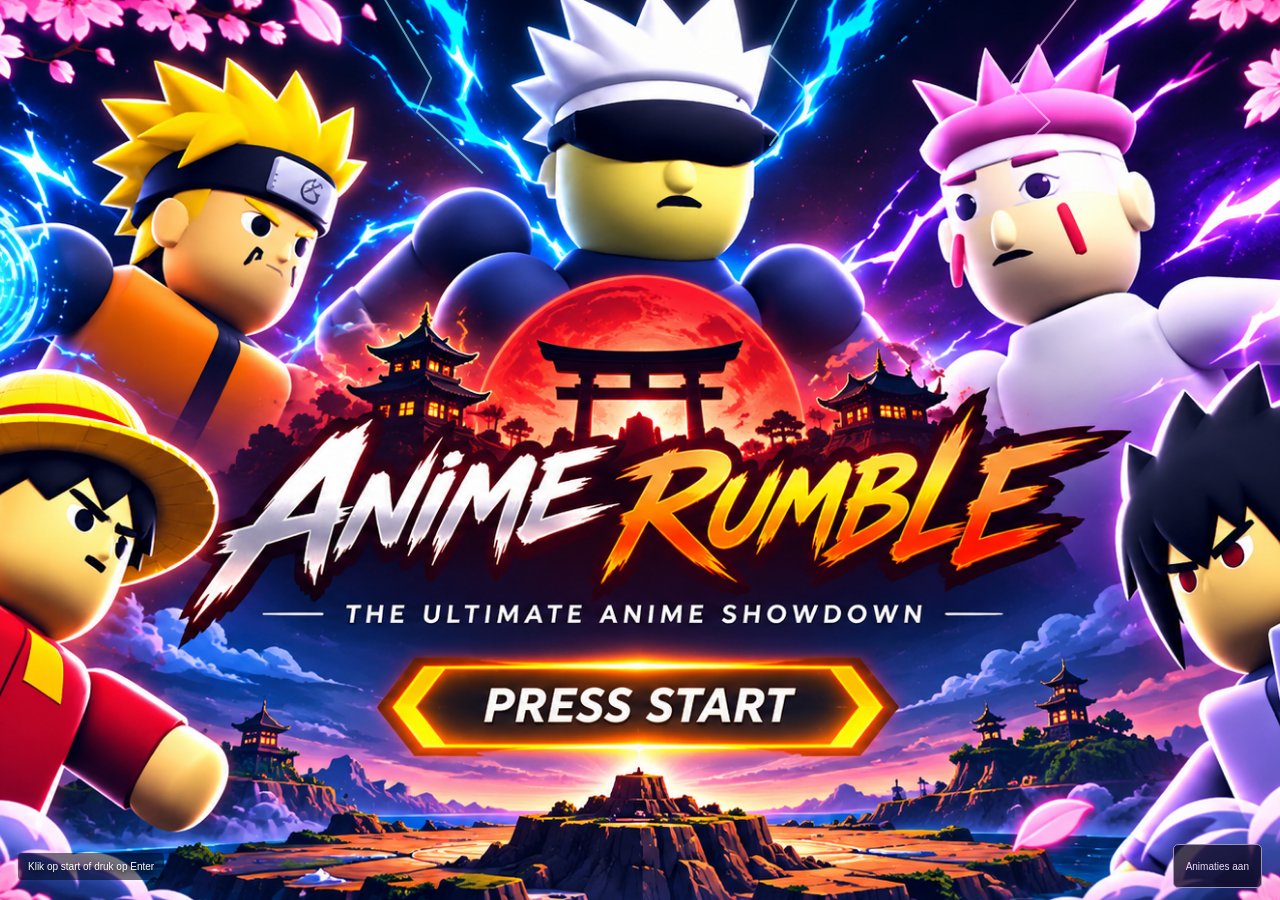
<file: index.html>
<!DOCTYPE html>
<html lang="nl">
<head>
  <meta charset="UTF-8">
  <meta name="viewport" content="width=device-width, initial-scale=1">
  <title>Anime Rumble</title>
  <link rel="icon" type="image/png" href="spel/assest/img/anime-rumble-logo.png">
  <script>
    window.location.replace('spel/' + window.location.search + window.location.hash);
  </script>
  <noscript><meta http-equiv="refresh" content="0;url=spel/"></noscript>
</head>
<body>
  <p><a href="spel/">Open Anime Rumble</a></p>
</body>
</html>
</file>
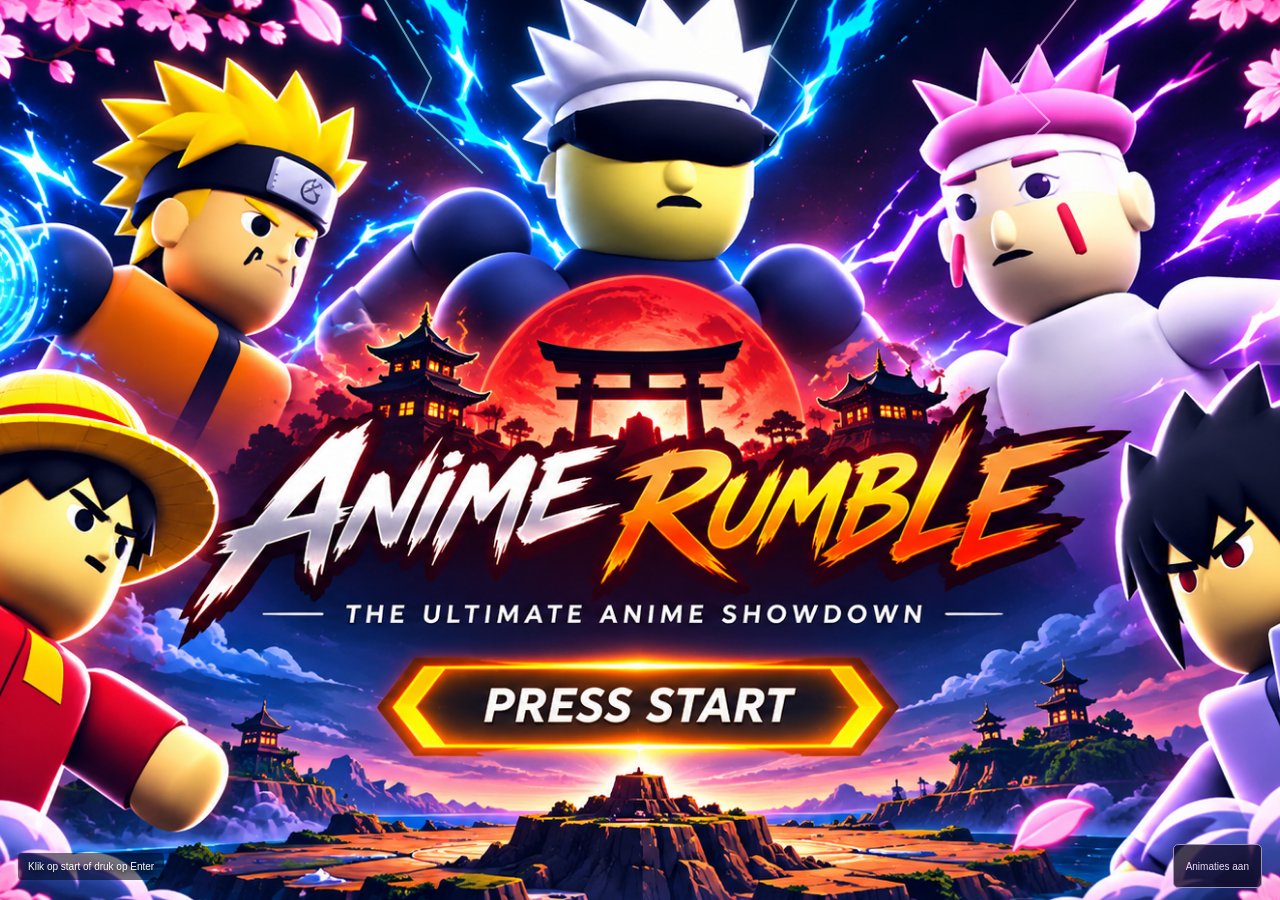
<file: spel/index.html>
<!DOCTYPE html>
<html lang="nl">
<head>
  <meta charset="UTF-8">
  <meta name="viewport" content="width=device-width, initial-scale=1, viewport-fit=cover">
  <meta name="theme-color" content="#08091c">
  <title>Anime Rumble — Press Start</title>
  <link rel="icon" type="image/png" href="assest/img/anime-rumble-logo.png">
  <link rel="stylesheet" href="css/start-screen.css">
  <script defer src="javascript/start-screen.js"></script>
</head>
<body>
  <main class="start-screen" aria-label="Anime Rumble startpagina">
    <div class="ambient ambient-blue" aria-hidden="true"></div>
    <div class="ambient ambient-pink" aria-hidden="true"></div>
    <div class="artboard" id="start-artboard">
      <img id="start-artwork" class="start-artwork" alt="" aria-hidden="true" width="1672" height="941" data-src="assest/img/anime-rumble-start.png">
      <div class="start-fallback">
        <img src="assest/img/anime-rumble-logo.png" alt="Anime Rumble" width="320" height="320">
        <h1>Anime <span>Rumble</span></h1><p>The ultimate anime showdown</p>
      </div>
      <div class="energy-orb" aria-hidden="true"><i></i><i></i></div>
      <svg class="energy-arcs" viewBox="0 0 1672 941" preserveAspectRatio="none" aria-hidden="true">
        <path class="arc-blue" d="M48 450 120 360 95 295 205 250 175 190 315 150 M570 0 620 85 605 120 675 185 650 230 M1000 0 970 60 1010 100 970 155"/>
        <path class="arc-pink" d="M1672 120 1540 185 1560 220 1465 250 1510 300 1410 365 M1290 0 1220 90 1260 130 1200 185 M1672 590 1590 545 1610 495 1530 470"/>
      </svg>
      <div id="start-petals" class="petals" aria-hidden="true"></div>
      <a id="press-start" class="press-start" href="game.html" aria-label="Start Anime Rumble en kies je vechters"><span>PRESS START</span></a>
    </div>
    <footer class="start-footer"><span>Klik op start of druk op Enter</span><button id="start-motion-toggle" type="button" aria-pressed="true">Animaties aan</button></footer>
  </main>
</body>
</html>
</file>
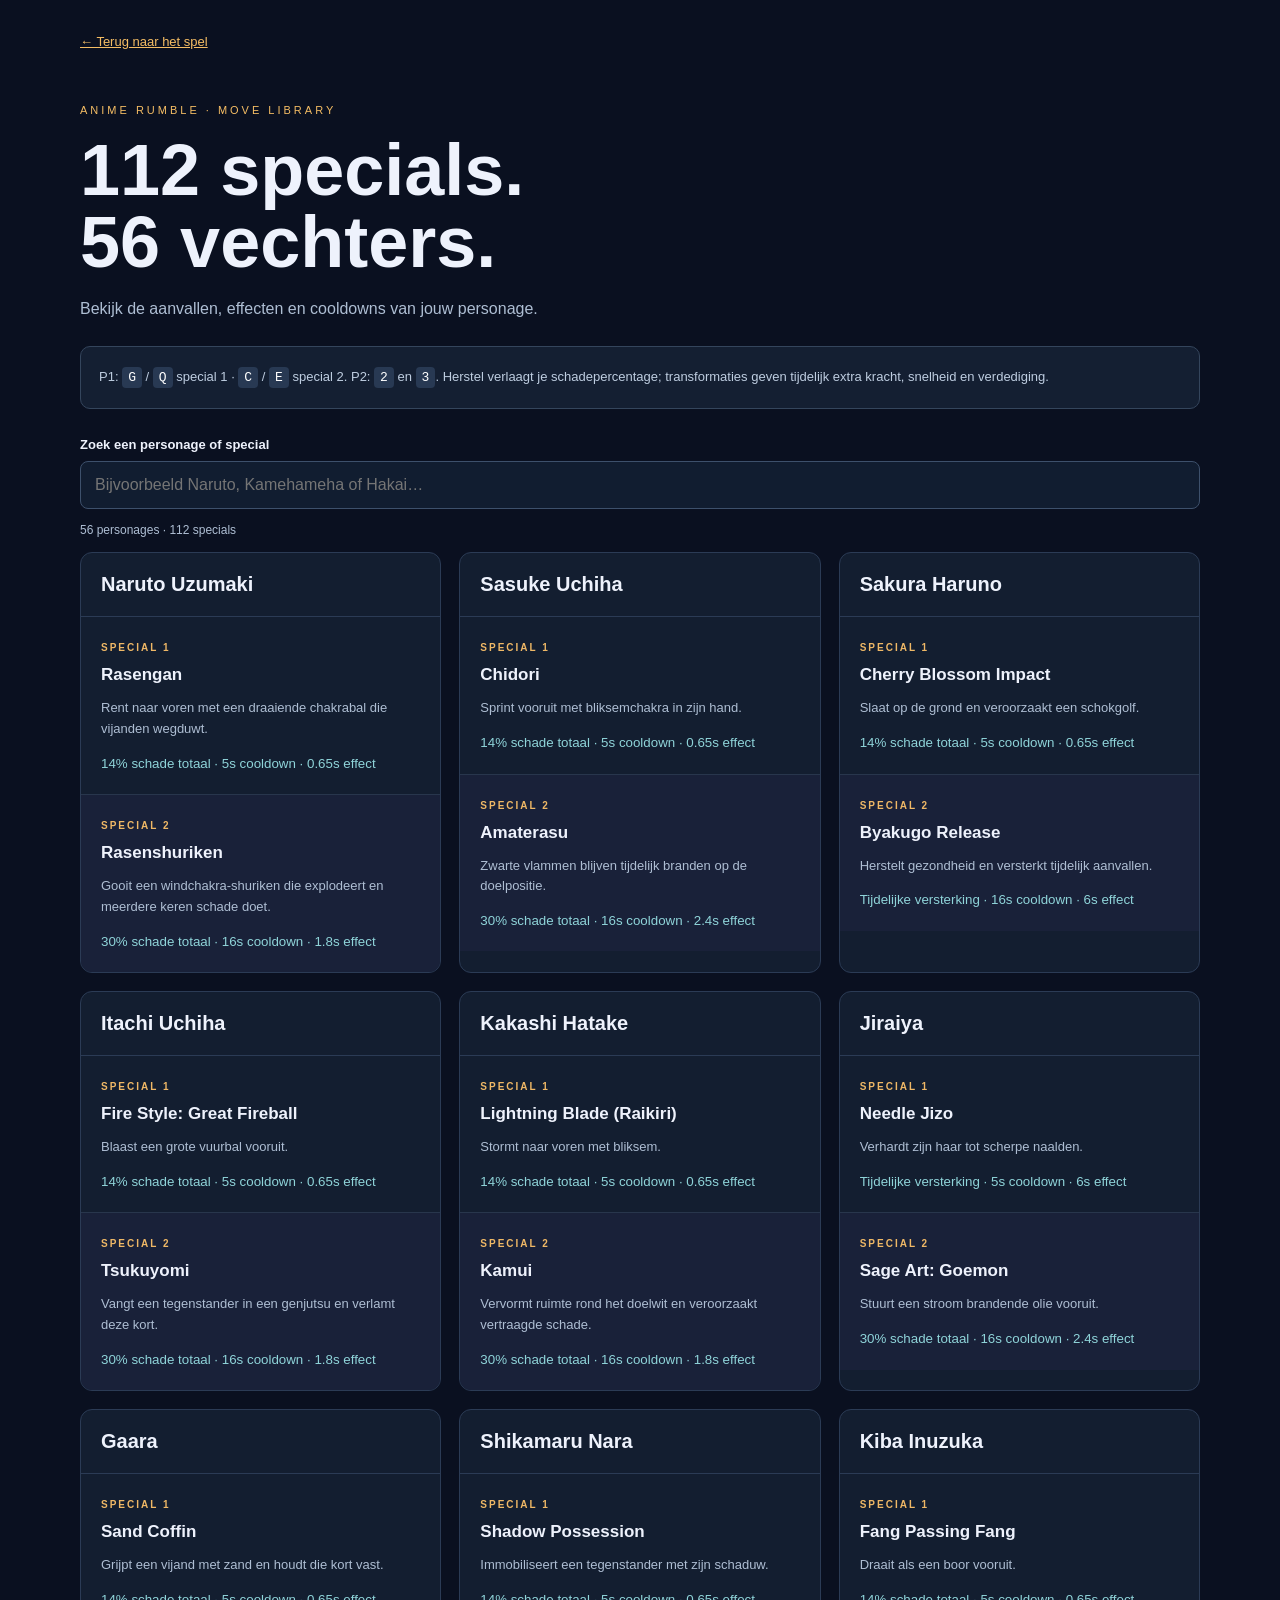
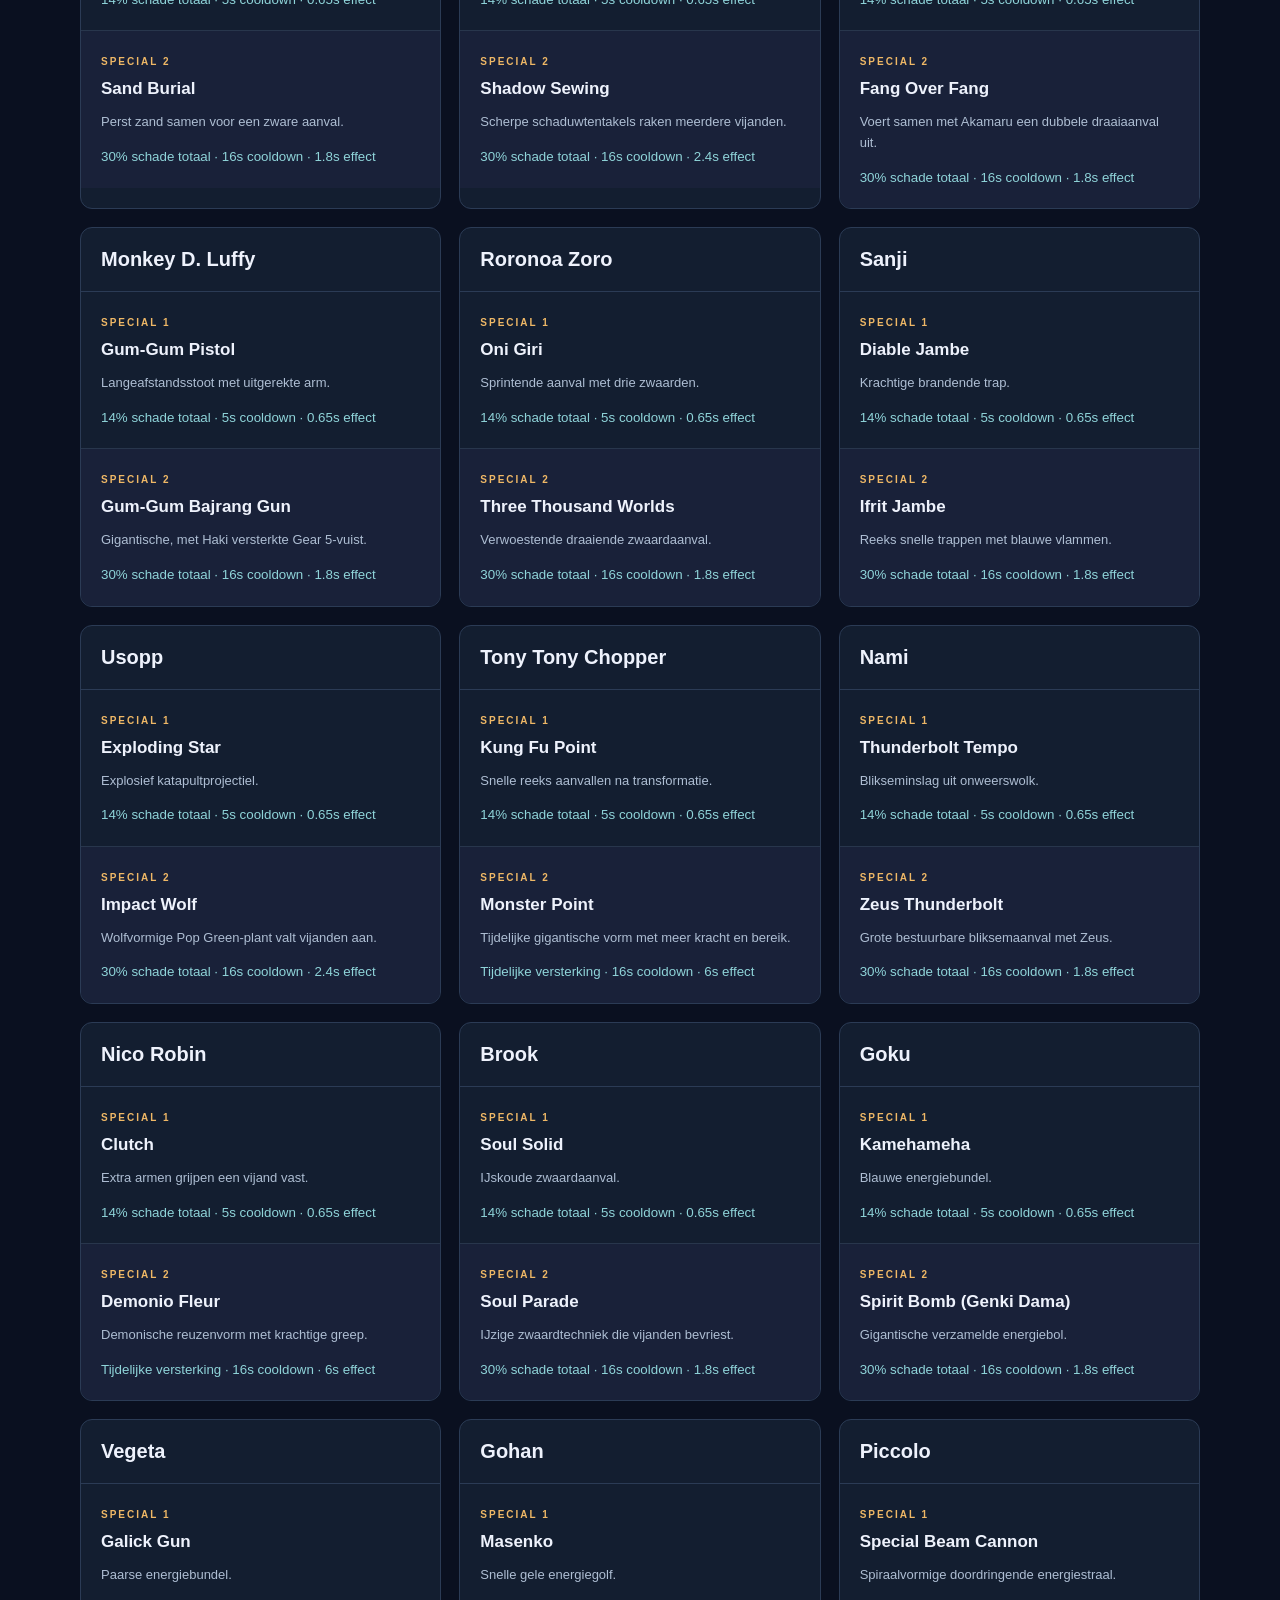
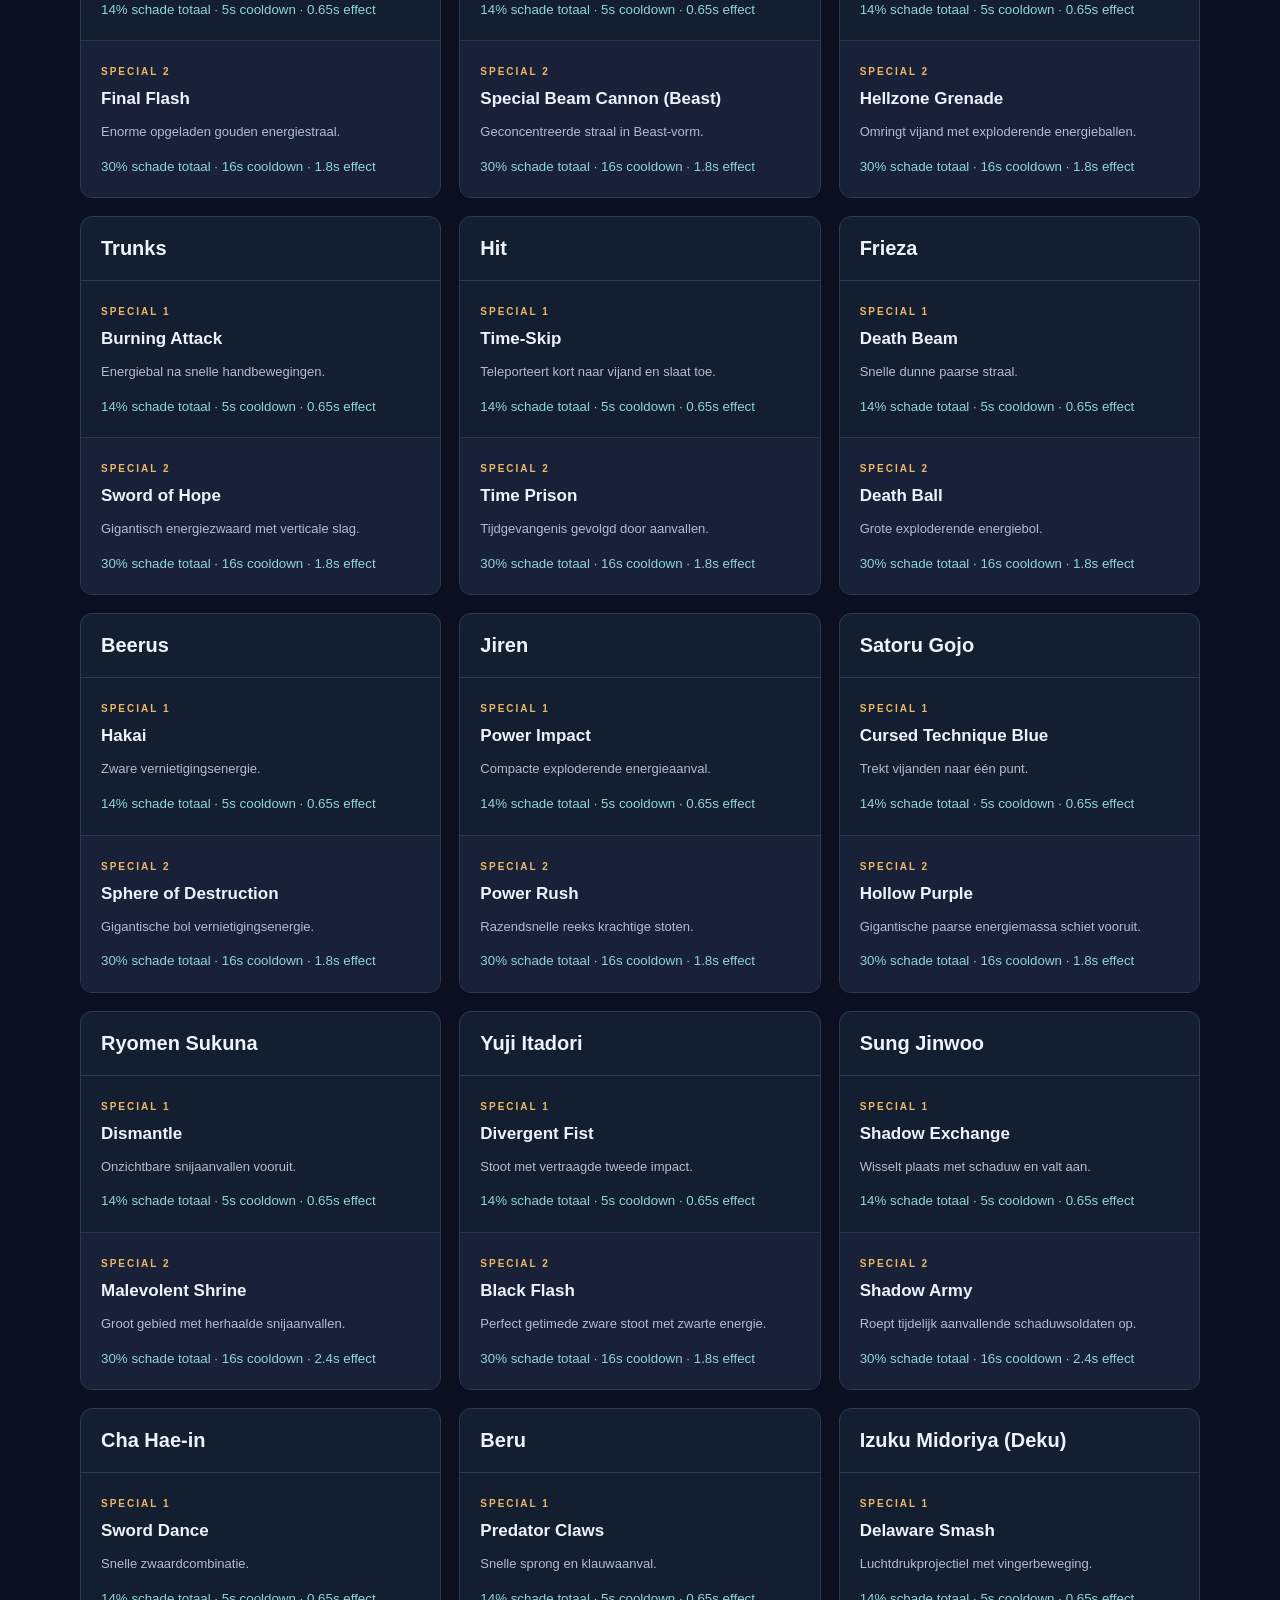
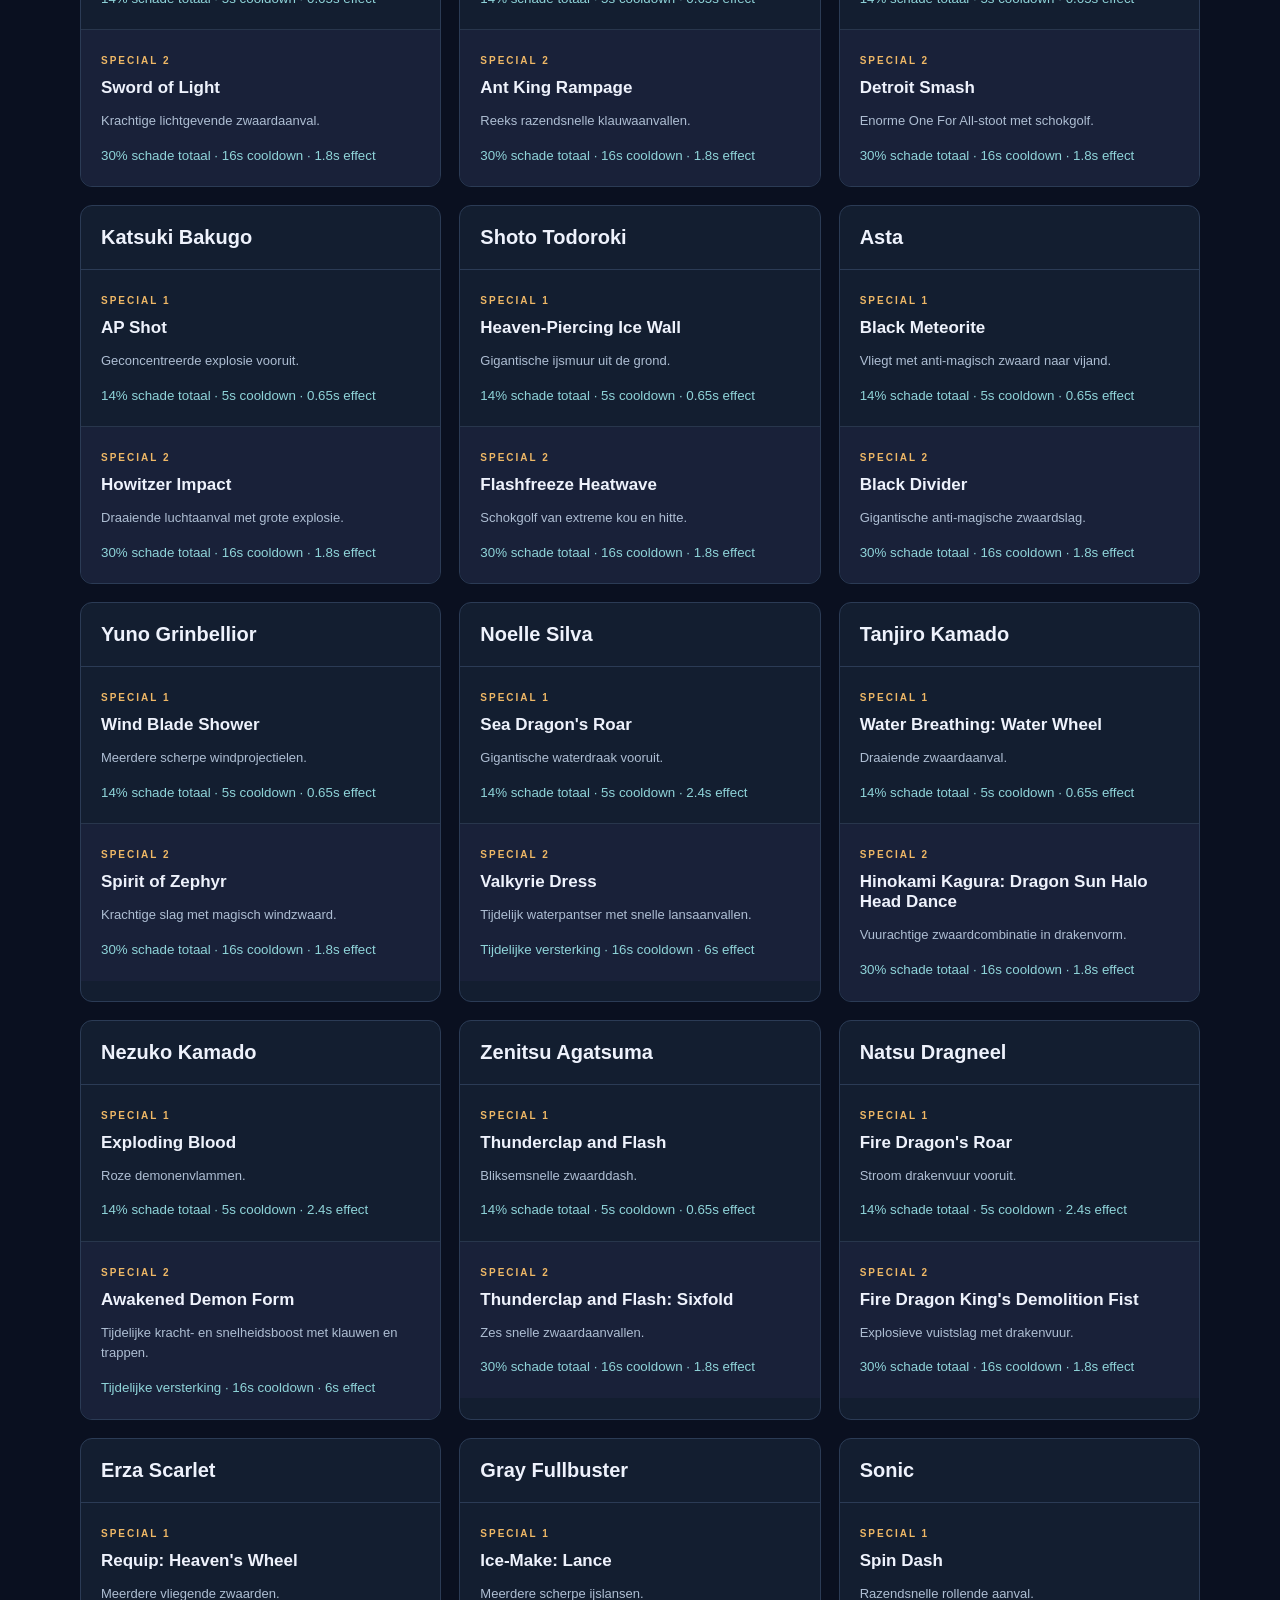
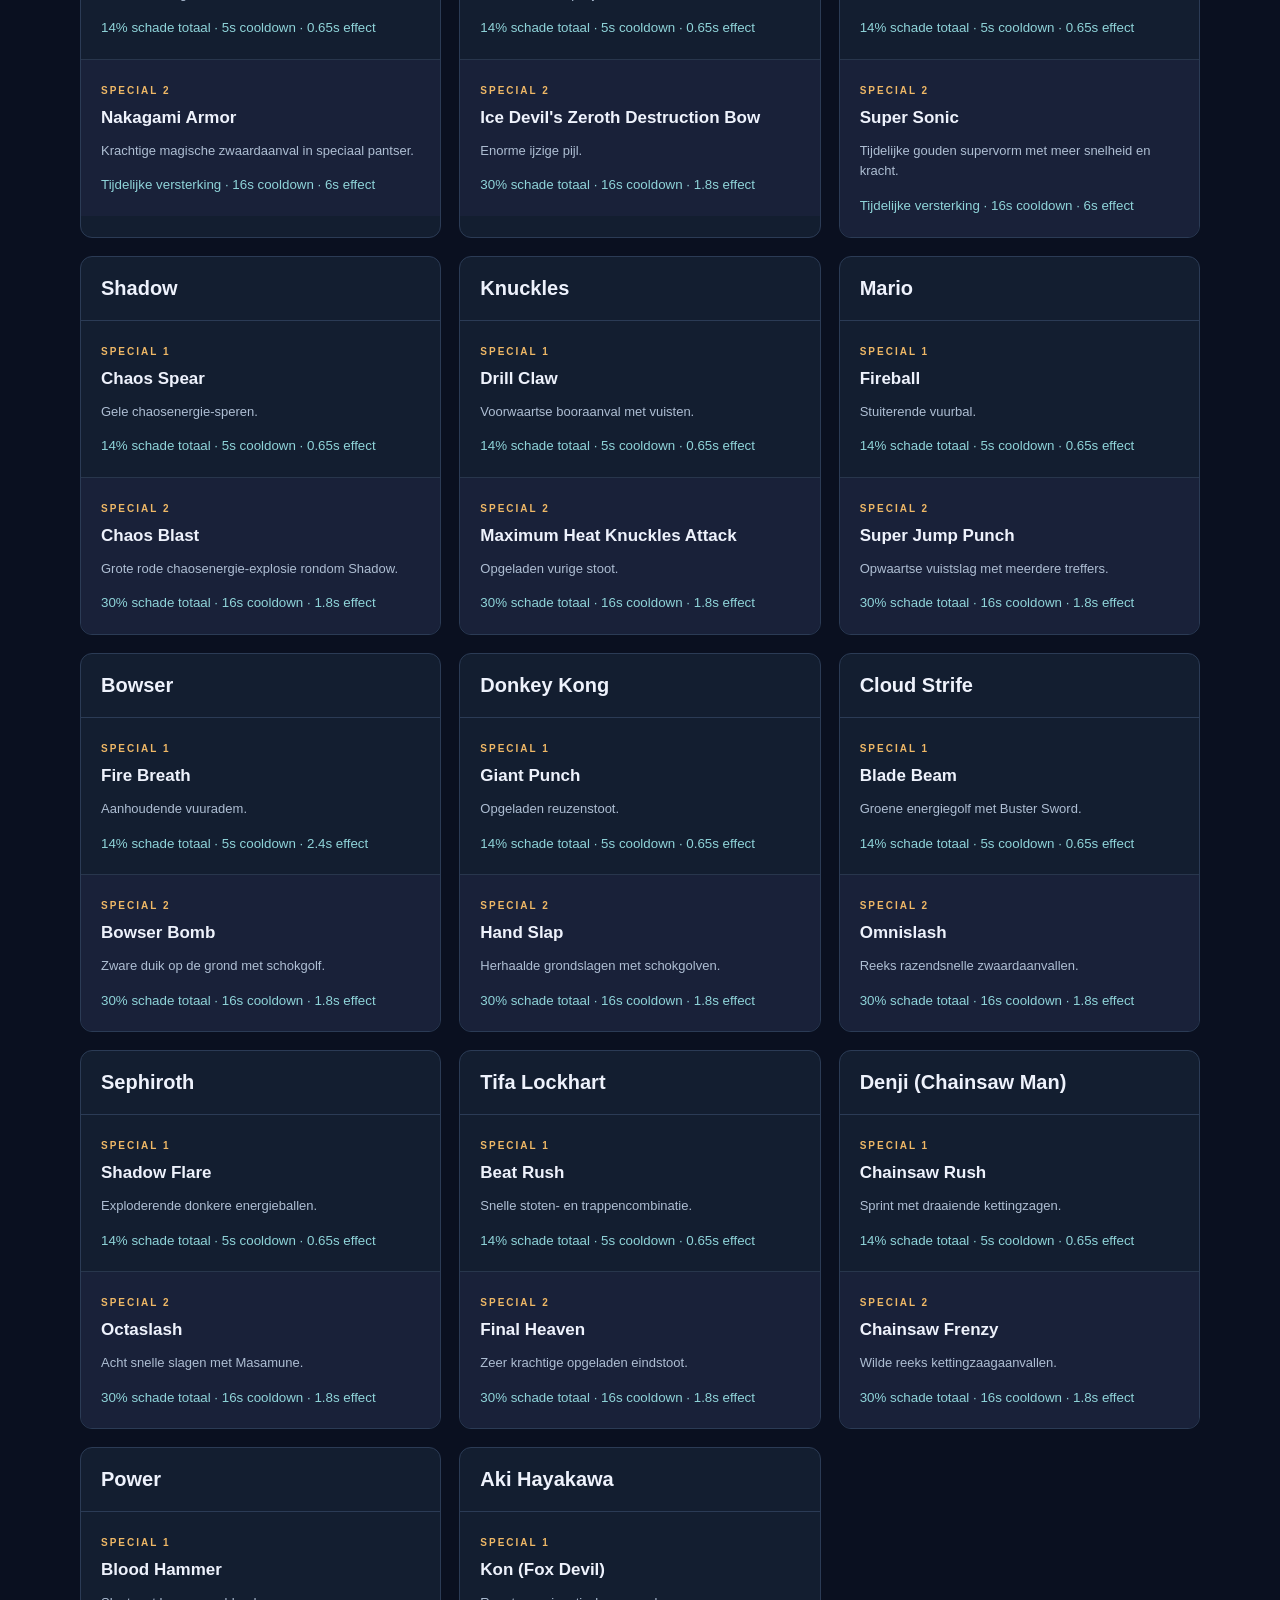
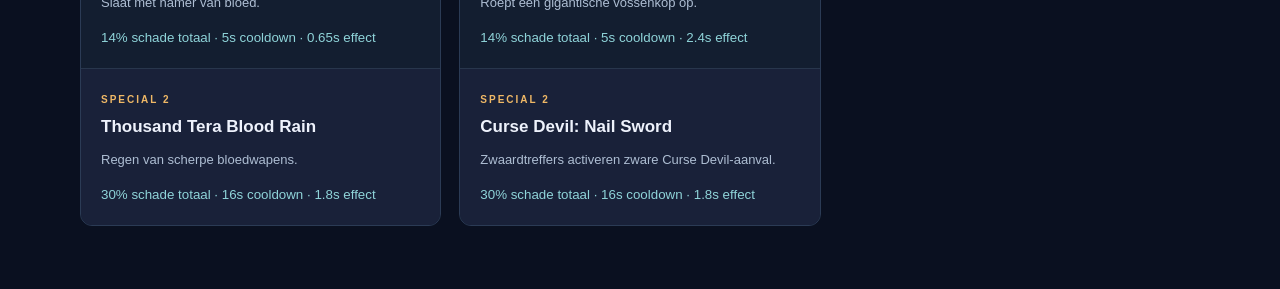
<file: spel/assest/special-moves/index.html>
<!DOCTYPE html>
<html lang="nl">
<head>
  <link rel="icon" type="image/png" href="../img/anime-rumble-logo.png">
  <meta charset="UTF-8">
  <meta name="viewport" content="width=device-width, initial-scale=1">
  <title>Anime Rumble — 112 special moves</title>
  <link rel="stylesheet" href="css/special-moves.css">
  <script defer src="javascript/moves-data.js"></script>
  <script defer src="javascript/catalog.js"></script>
</head>
<body>
  <main>
    <a href="../../game.html">← Terug naar het spel</a>
    <header><p class="eyebrow">ANIME RUMBLE · MOVE LIBRARY</p><h1>112 specials.<br>56 vechters.</h1><p>Bekijk de aanvallen, effecten en cooldowns van jouw personage.</p></header>
    <aside>P1: <kbd>G</kbd> / <kbd>Q</kbd> special 1 · <kbd>C</kbd> / <kbd>E</kbd> special 2. P2: <kbd>2</kbd> en <kbd>3</kbd>. Herstel verlaagt je schadepercentage; transformaties geven tijdelijk extra kracht, snelheid en verdediging.</aside>
    <label for="move-search">Zoek een personage of special</label>
    <input id="move-search" type="search" placeholder="Bijvoorbeeld Naruto, Kamehameha of Hakai…">
    <p id="move-count" role="status"></p>
    <section id="move-catalog" aria-label="Alle special moves"></section>
    <noscript>Schakel JavaScript in om de lijst met specials te bekijken.</noscript>
  </main>
</body>
</html>
</file>
<file: spel/css/start-screen.css>
* { box-sizing: border-box; }
:root { color-scheme: dark; font-family: Arial, sans-serif; background: #050615; color: white; }
body { margin: 0; min-width: 280px; overflow: hidden; overscroll-behavior: none; }
.start-screen { position: relative; isolation: isolate; display: flex; align-items: center; justify-content: center; width: 100%; height: 100dvh; overflow: hidden; background: #050615; }
.ambient { position: absolute; z-index: -1; width: 60vw; height: 80vh; border-radius: 50%; filter: blur(70px); opacity: .3; animation: ambient-breath 7s ease-in-out infinite alternate; }
.ambient-blue { left: -25%; background: #007cfa; }
.ambient-pink { right: -25%; background: #f000a8; animation-delay: -3s; }
.artboard { --look-x: 0px; --look-y: 0px; position: relative; flex: none; width: calc(max(100vw, calc(100svh * 16 / 9)) + 16px); aspect-ratio: 16 / 9; transform: translate(var(--look-x), var(--look-y)); transition: transform .35s ease-out; }
.start-artwork { display: none; position: absolute; inset: 0; width: 100%; height: 100%; object-fit: contain; }
.has-artwork .start-artwork { display: block; animation: artwork-breath 9s ease-in-out infinite alternate; }
.start-fallback { position: absolute; inset: 0; display: flex; flex-direction: column; align-items: center; justify-content: center; padding-bottom: 12%; background: radial-gradient(ellipse at 50% 60%, #95272a77, transparent 60%); }
.start-fallback img { width: min(28vw, 260px); height: auto; filter: drop-shadow(0 0 30px #f8a22966); animation: logo-float 5s ease-in-out infinite; }
.start-fallback h1 { margin: 10px 0 6px; font-size: clamp(28px, 5vw, 62px); font-style: italic; text-transform: uppercase; }
.start-fallback h1 span { color: #ffb323; }
.start-fallback p { margin: 0; font-size: clamp(8px, 1.2vw, 16px); text-transform: uppercase; letter-spacing: .3em; }
.has-artwork .start-fallback { display: none; }
.energy-arcs { position: absolute; inset: 0; width: 100%; height: 100%; pointer-events: none; }
.energy-arcs path { fill: none; stroke-width: 2; stroke-linejoin: bevel; stroke-dasharray: 230 900; stroke-dashoffset: 1130; opacity: .65; animation: energy-flow 4s linear infinite; }
.arc-blue { stroke: #99efff; filter: drop-shadow(0 0 6px #00aeff); }
.energy-arcs .arc-pink { stroke: #ffd0fc; filter: drop-shadow(0 0 7px #fa00f4); animation-delay: -2s; }
.energy-orb { position: absolute; top: 21%; left: 1.5%; width: 12%; aspect-ratio: 1; border-radius: 50%; background: radial-gradient(circle, #d8ffff44, transparent 70%); animation: orb-pulse 3s ease-in-out infinite; pointer-events: none; }
.energy-orb i { position: absolute; inset: 8%; border: 2px dashed #9ff7ff9c; border-radius: 50%; box-shadow: 0 0 14px #00ccff66; animation: orb-spin 9s linear infinite; }
.energy-orb i:nth-child(2) { inset: 24%; animation-direction: reverse; animation-duration: 6s; }
.petals { position: absolute; inset: -4%; overflow: hidden; pointer-events: none; }
.petal { position: absolute; top: -10%; left: var(--x); width: var(--size); height: calc(var(--size) * .6); border-radius: 75% 15% 70% 20%; background: linear-gradient(140deg, #ffe2f6, #ff70b4 65%, #bf2980); box-shadow: 0 0 7px #ff80d044; opacity: 0; animation: petal-fall var(--duration) linear infinite; animation-delay: var(--delay); }
.press-start { position: absolute; z-index: 4; top: 73%; left: 34%; display: grid; place-items: center; width: 32%; min-height: 44px; height: 11%; border: 2px solid #ffe187; clip-path: polygon(7% 0, 93% 0, 100% 50%, 93% 100%, 7% 100%, 0 50%); background: linear-gradient(#46240c, #181018 50%, #56300c); color: #fff; font-size: clamp(16px, 3vw, 42px); font-weight: 900; font-style: italic; text-decoration: none; text-shadow: 0 3px 3px #000; box-shadow: inset 0 0 15px #ff990077; filter: drop-shadow(0 0 9px #ff9b00); animation: start-glow 2.6s ease-in-out infinite; }
.has-artwork .press-start { top: 73%; left: 50%; width: min(32%, calc(100vw - 24px)); height: 11%; transform: translateX(-50%); border: 0; background: transparent; box-shadow: none; }
.has-artwork .press-start span { opacity: 0; }
.press-start:hover, .press-start:focus-visible { background: #ffbc1926; filter: drop-shadow(0 0 18px #ffe867); outline: 3px solid #fff1a6; outline-offset: 5px; }
.start-footer { position: absolute; right: max(18px, env(safe-area-inset-right, 0px)); bottom: max(12px, env(safe-area-inset-bottom, 0px)); left: max(18px, env(safe-area-inset-left, 0px)); display: flex; align-items: center; justify-content: space-between; gap: 16px; font-size: 10px; text-shadow: 0 2px 5px #000; }
.start-footer > span { padding: 8px 10px; border-radius: 4px; background: #0506158c; }
.start-footer button { min-height: 44px; padding: 8px 12px; border: 1px solid #9f91bc; border-radius: 5px; background: #100b23c9; color: #eeddf9; font: inherit; cursor: pointer; }
.start-footer button:focus-visible { outline: 2px solid #ffd584; outline-offset: 3px; }
.motion-off *, .motion-off *::before, .motion-off *::after { animation: none !important; transition: none !important; }
.motion-off .artboard { transform: none; }
.motion-off .petals { display: none; }
.is-starting .artboard { transition: transform .25s, opacity .25s; transform: scale(1.025); opacity: .5; }
@keyframes artwork-breath { to { transform: scale(1.012); } }
@keyframes ambient-breath { to { opacity: .5; transform: translateY(-5%); } }
@keyframes logo-float { 50% { transform: translateY(-8px); } }
@keyframes energy-flow { to { stroke-dashoffset: 0; } }
@keyframes orb-spin { to { transform: rotate(360deg); } }
@keyframes orb-pulse { 50% { opacity: .6; transform: scale(1.08); } }
@keyframes start-glow { 50% { filter: drop-shadow(0 0 17px #ffcb53); } }
@keyframes petal-fall { 0% { opacity: 0; transform: translate3d(0, 0, 0) rotate(0); } 12% { opacity: .8; } 85% { opacity: .7; } 100% { opacity: 0; transform: translate3d(var(--drift), 110vh, 0) rotate(390deg); } }
@media (orientation: portrait) {
    .start-screen {
        padding: env(safe-area-inset-top, 0px) env(safe-area-inset-right, 0px)
            calc(64px + env(safe-area-inset-bottom, 0px)) env(safe-area-inset-left, 0px);
    }
    .has-artwork .start-screen::before {
        content: "";
        position: absolute;
        z-index: -1;
        inset: -24px;
        background: linear-gradient(#050615ba, #0506156e 45%, #050615ed),
            url("../assest/img/anime-rumble-start.png") center / cover;
        filter: blur(20px);
    }
    .artboard { width: 100%; aspect-ratio: 1672 / 941; transform: none; }
    .has-artwork .start-artwork { animation: none; }
    .has-artwork .press-start {
        top: 78.2%;
        width: 34%;
        clip-path: none;
        transform: translate(-50%, -50%);
    }
    body:not(.has-artwork) .artboard { aspect-ratio: auto; min-height: min(380px, 70svh); }
    body:not(.has-artwork) .press-start { top: auto; bottom: 8%; left: 50%; width: min(80vw, 340px); height: 54px; transform: translateX(-50%); }
    .start-fallback { padding: 0 12px min(82px, 20svh); text-align: center; }
    .start-fallback img { width: min(34vw, 28svh); }
    .start-fallback h1 { font-size: clamp(22px, 7vw, 32px); }
    .start-footer { font-size: 9px; gap: 8px; }
}
@media (orientation: portrait) and (pointer: coarse) {
    .start-footer { justify-content: flex-end; }
    .start-footer > span { display: none; }
}
@media (min-aspect-ratio: 21/9) {
    body:not(.has-artwork) .press-start { top: calc(50% + 18svh); left: 50%; width: min(45vw, 480px); height: 56px; transform: translateX(-50%); border: 2px solid #ffe187; background: linear-gradient(#46240c, #181018 50%, #56300c); }
    .has-artwork .start-screen { align-items: flex-end; }
    .has-artwork .artboard { margin-bottom: -8px; }
}
@media (prefers-reduced-motion: reduce) { *, *::before, *::after { animation: none !important; transition: none !important; } .artboard { transform: none; } .petals { display: none; } }
</file>
<file: spel/assest/special-moves/css/special-moves.css>
:root { color-scheme: dark; font-family: Arial, sans-serif; background: #0a1020; color: #eef2fc; }
body { margin: 0; }
main { width: min(1120px, calc(100% - 36px)); margin: 32px auto 64px; }
a, .eyebrow { color: #f5bd64; }
a { font-size: 13px; }
header { margin: 54px 0 24px; }
.eyebrow { font-size: 11px; letter-spacing: 3px; }
h1 { font-size: clamp(40px, 7vw, 72px); line-height: 1; margin: 18px 0; }
header > p:last-child, article p, #move-count { color: #aebed3; line-height: 1.6; }
aside { padding: 18px; border: 1px solid #34455c; border-radius: 10px; background: #141f32; color: #becde0; line-height: 1.9; font-size: 13px; }
kbd { padding: 3px 6px; background: #283953; border-radius: 4px; color: white; }
label { display: block; margin: 28px 0 9px; font-size: 13px; font-weight: bold; }
input { box-sizing: border-box; width: 100%; padding: 14px; border: 1px solid #3d506b; border-radius: 8px; background: #111d30; color: white; font: inherit; }
input:focus-visible, a:focus-visible { outline: 2px solid #f5bd64; outline-offset: 3px; }
#move-count { font-size: 12px; }
#move-catalog { display: grid; grid-template-columns: repeat(3, minmax(0, 1fr)); gap: 18px; }
article { border: 1px solid #2b3b55; border-radius: 12px; overflow: hidden; background: #131e30; }
h2 { margin: 0; padding: 20px; border-bottom: 1px solid #2b3b55; font-size: 20px; }
article section { padding: 20px; }
article section + section { border-top: 1px solid #28364c; background: #192139; }
article span { color: #efb866; font-size: 10px; font-weight: bold; letter-spacing: 2px; }
h3 { margin: 10px 0; font-size: 17px; }
article p { font-size: 13px; }
small { color: #8fd4d9; line-height: 1.6; }
@media (max-width: 900px) { #move-catalog { grid-template-columns: repeat(2, minmax(0, 1fr)); } }
@media (max-width: 560px) { #move-catalog { grid-template-columns: 1fr; } }
@media (max-width: 700px) {
    main > a { display: inline-flex; align-items: center; min-height: 44px; }
    main { width: calc(100% - 24px); margin-top: 24px; }
    header { margin-top: 32px; }
    input { min-height: 44px; font-size: 16px; }
    h2, h3, article p { overflow-wrap: anywhere; }
    aside { padding: 14px; }
    article section, h2 { padding: 16px; }
}
</file>
